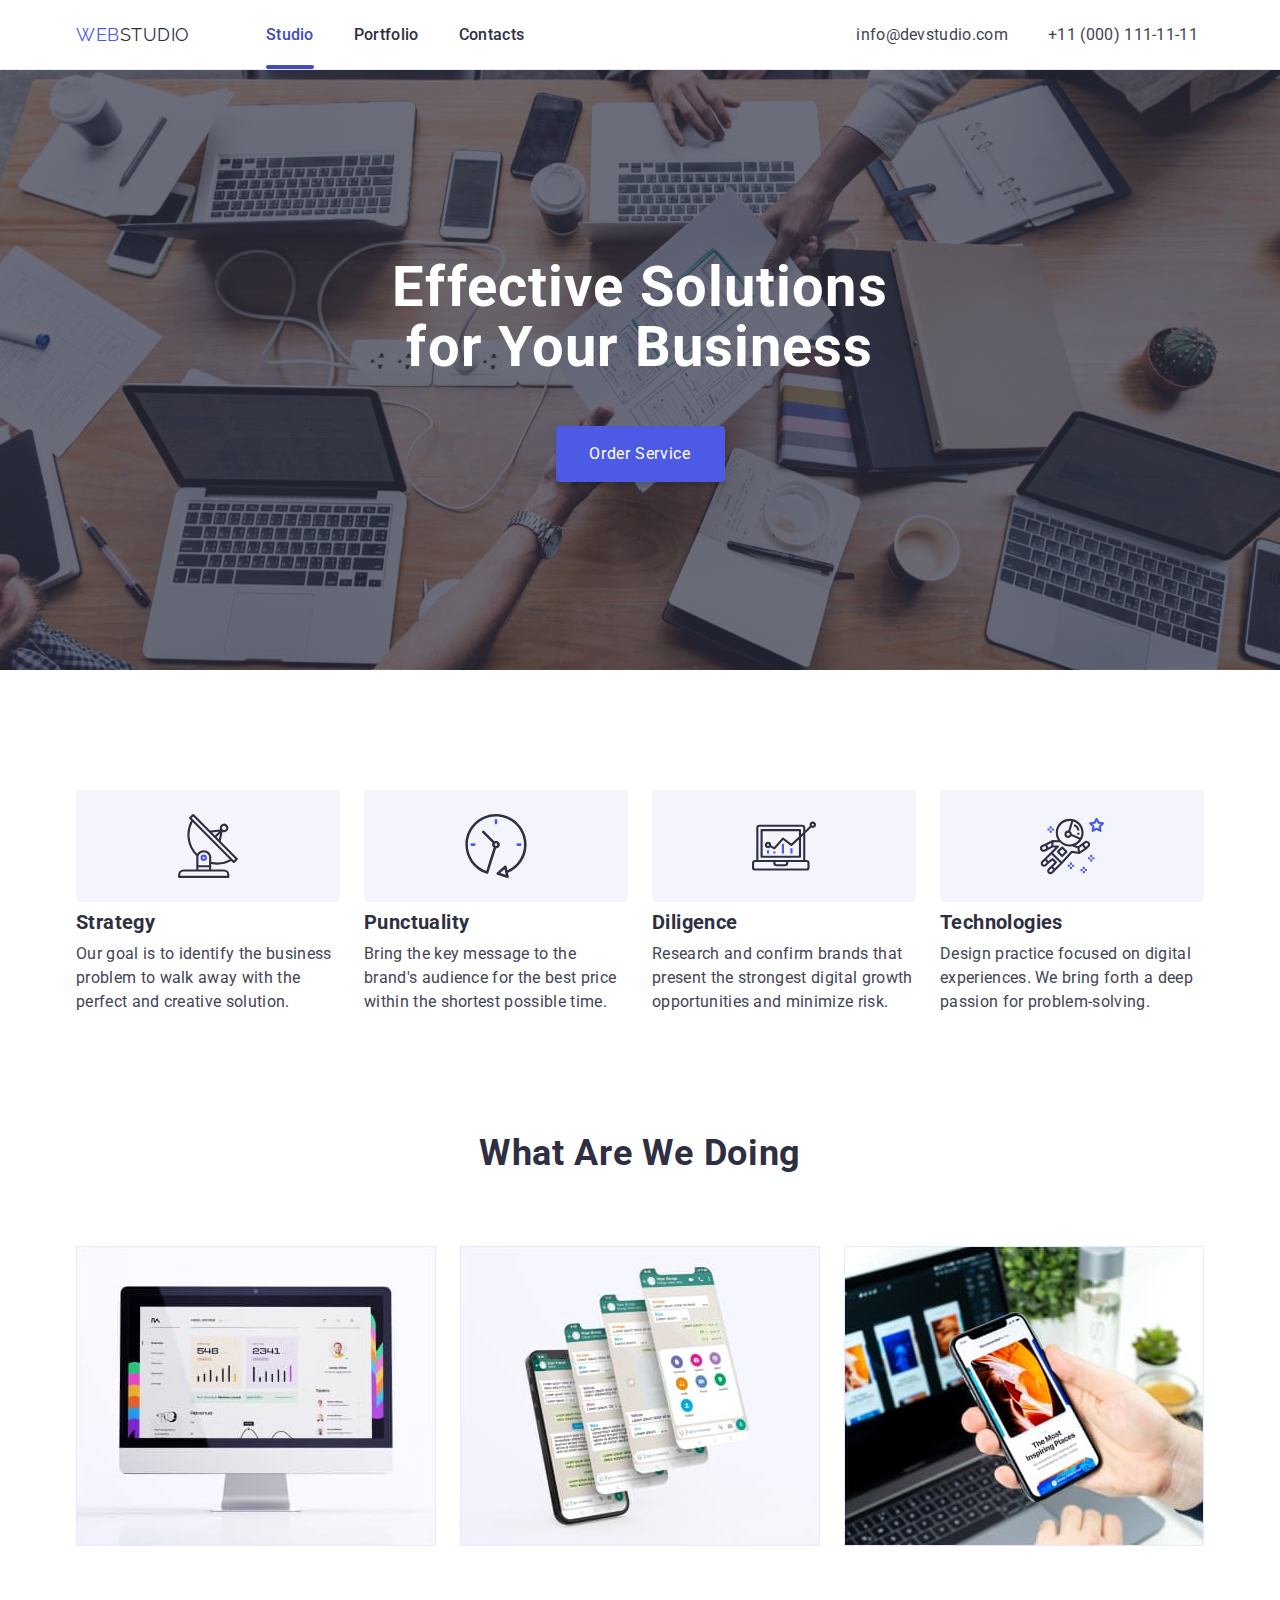
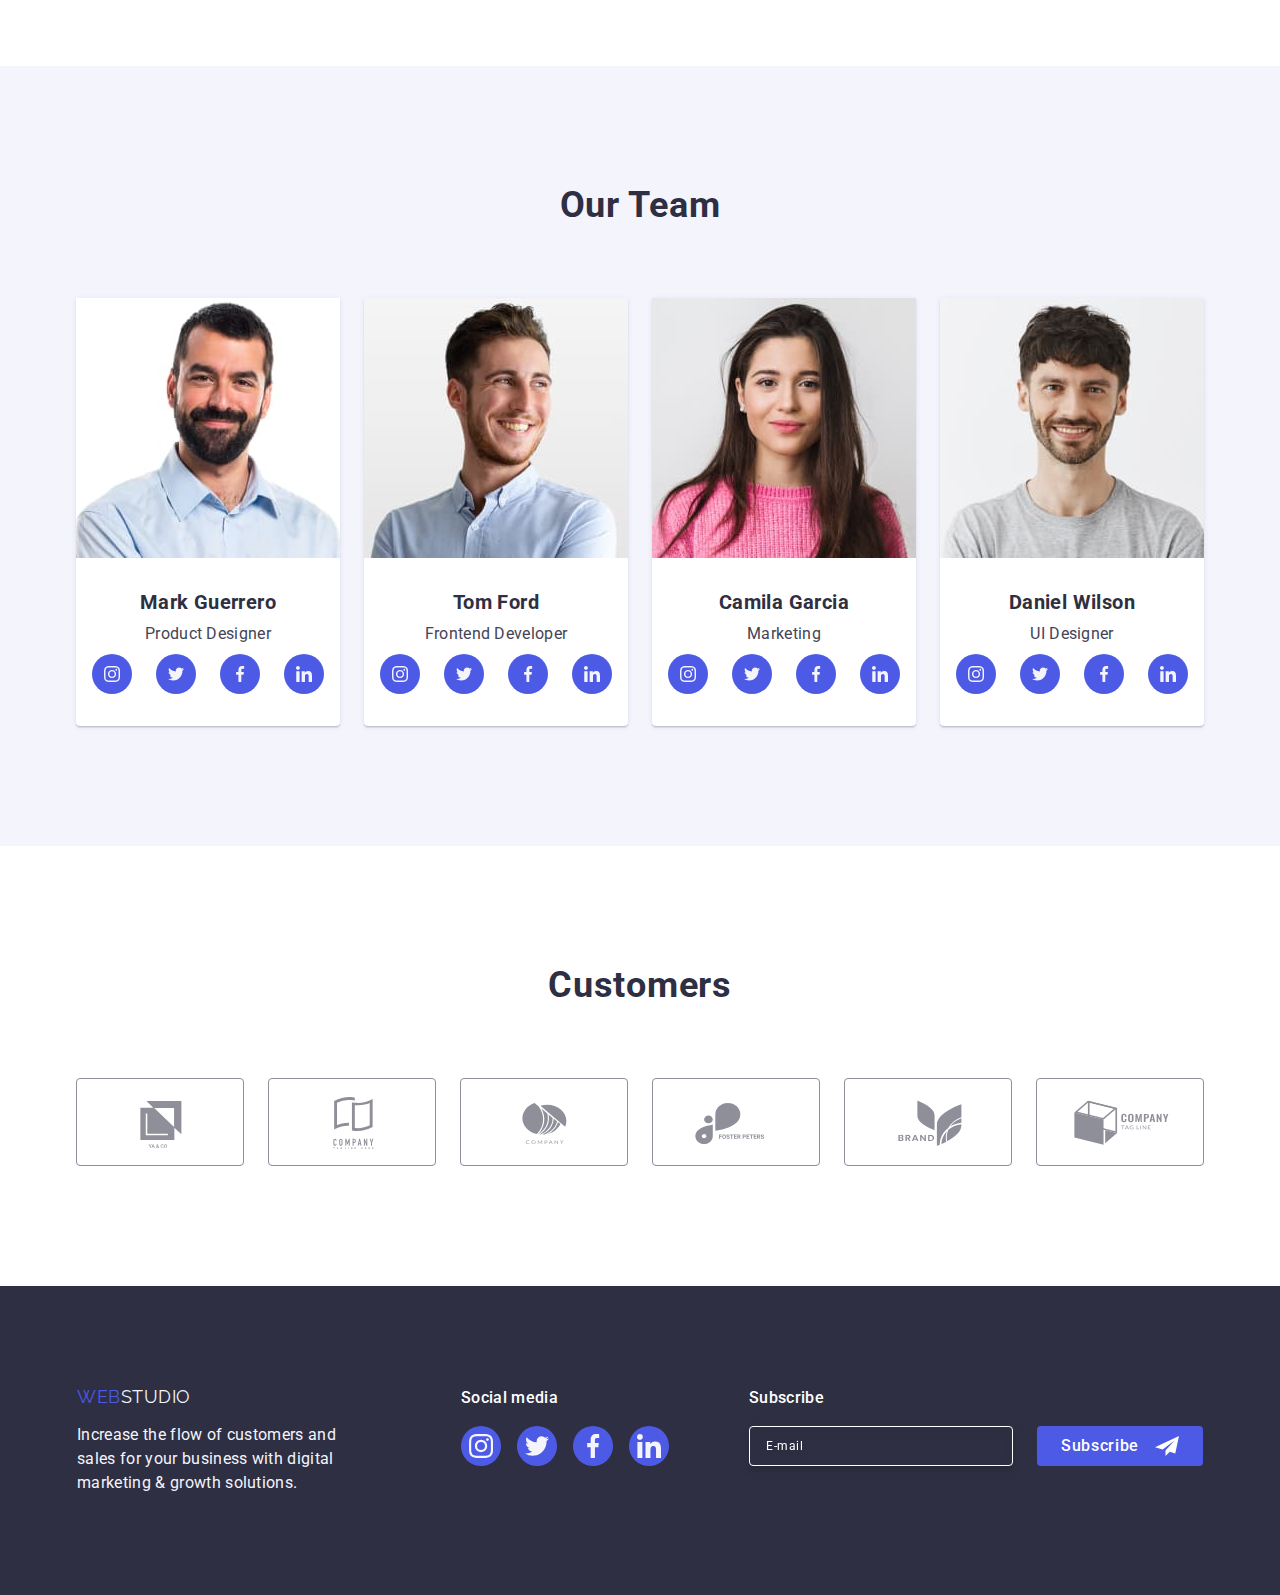
<file: index.html>
<!DOCTYPE html>
<html lang="en">
  <head>
    <meta charset="UTF-8" />
    <meta http-equiv="X-UA-Compatible" content="IE=edge" />
    <meta name="viewport" content="width=device-width, initial-scale=1.0" />
    <title>Web-studio</title>
    <link rel="preconnect" href="https://fonts.googleapis.com" />
    <link rel="preconnect" href="https://fonts.gstatic.com" crossorigin />
    <link
      href="https://fonts.googleapis.com/css2?family=Raleway:wght@800&family=Roboto:wght@400;500;700;900&display=swap"
      rel="stylesheet"
    />
    <link
      rel="stylesheet"
      href="https://cdnjs.cloudflare.com/ajax/libs/modern-normalize/2.0.0/modern-normalize.min.css"
    />
    <link rel="stylesheet" href="./css/styles.css" />
    <link rel="stylesheet" href="./js/modal.js" />
  </head>

  <body>
    <!-- header -->
    <header class="page-header">
      <div class="container header-container">
        <nav class="menu">
          <a class="link logo" href="./index.html"
            >Web<span class="logo-part">Studio</span></a
          >
          <ul class="list navigation">
            <li>
              <a class="link menu-nav studio-line" href="./index.html"
                >Studio</a
              >
            </li>
            <li>
              <a class="link menu-nav" href="./portfolio.html">Portfolio</a>
            </li>
            <li><a class="link menu-nav" href="">Contacts</a></li>
          </ul>
        </nav>
        <address>
          <ul class="list contacts">
            <li>
              <a class="link contact-item" href="mailto:info@devstudio.com"
                >info@devstudio.com</a
              >
            </li>
            <li>
              <a class="link contact-item" href="tel:+110001111111">
                +11 (000) 111-11-11</a
              >
            </li>
          </ul>
        </address>
      </div>
    </header>

    <!-- main -->
    <main>
      <!-- section hero -->
      <section class="hero">
        <div class="container hero-container">
          <h1 class="hero-title">Effective Solutions for Your Business</h1>
          <button class="button" type="button" data-modal-open>
            Order Service
          </button>
        </div>
      </section>

      <!-- section 1 -->
      <section class="section">
        <div class="container">
          <h2 class="features-main-title" hidden>Features</h2>
          <ul class="list features-list">
            <li class="item">
              <div class="icon-features-list">
                <svg
                  class="icon-features"
                  width="64"
                  height="64"
                  aria-label="antenna"
                >
                  <use href="./images/icons.svg#icon-antenna"></use>
                </svg>
              </div>
              <h3 class="features-title">Strategy</h3>
              <p class="features-descr">
                Our goal is to identify the business problem to walk away with
                the perfect and creative solution.
              </p>
            </li>
            <li class="item">
              <div class="icon-features-list">
                <svg
                  class="icon-features"
                  width="64"
                  height="64"
                  aria-label="clock"
                >
                  <use href="./images/icons.svg#icon-clock"></use>
                </svg>
              </div>
              <h3 class="features-title">Punctuality</h3>
              <p class="features-descr">
                Bring the key message to the brand's audience for the best price
                within the shortest possible time.
              </p>
            </li>
            <li class="item">
              <div class="icon-features-list">
                <svg
                  class="icon-features"
                  width="64"
                  height="64"
                  aria-label="diagram"
                >
                  <use href="./images/icons.svg#icon-diagram"></use>
                </svg>
              </div>
              <h3 class="features-title">Diligence</h3>
              <p class="features-descr">
                Research and confirm brands that present the strongest digital
                growth opportunities and minimize risk.
              </p>
            </li>
            <li class="item">
              <div class="icon-features-list">
                <svg
                  class="icon-features"
                  width="64"
                  height="64"
                  aria-label="astronaut"
                >
                  <use href="./images/icons.svg#icon-astronaut"></use>
                </svg>
              </div>
              <h3 class="features-title">Technologies</h3>
              <p class="features-descr">
                Design practice focused on digital experiences. We bring forth a
                deep passion for problem-solving.
              </p>
            </li>
          </ul>
        </div>
      </section>

      <!-- section 2 -->
      <section class="wawd">
        <div class="container">
          <h2 class="wawd-title">What are we doing</h2>
          <ul class="list wawd-list">
            <li class="wawd-item">
              <img
                src="./images/wawd-1.jpg"
                alt="Desktop sites"
                width="360"
                height="300"
              />
            </li>
            <li class="wawd-item">
              <img
                src="./images/wawd-2.jpg"
                alt="Mobile applications"
                width="360"
                height="300"
              />
            </li>
            <li class="wawd-item">
              <img
                src="./images/wawd-3.jpg"
                alt="Mobile sites"
                width="360"
                height="300"
              />
            </li>
          </ul>
        </div>
      </section>

      <!-- section 3 -->
      <section class="our-team section">
        <div class="container">
          <h2 class="our-team-title">Our Team</h2>
          <ul class="list our-team-list">
            <li class="our-team-item">
              <img
                src="./images/ot-1.jpg"
                alt="Mark Guerrero"
                width="264"
                height="260"
              />
              <div class="our-team-card">
                <h3 class="our-team-name">Mark Guerrero</h3>
                <p class="our-team-work">Product Designer</p>
                <ul class="list our-team-networks">
                  <li class="our-team-networks-item">
                    <a class="our-team-networks-link" href="">
                      <svg
                        class="icon-our-team"
                        width="16"
                        height="16"
                        aria-label="instagram"
                      >
                        <use href="./images/icons.svg#icon-instagram"></use>
                      </svg>
                    </a>
                  </li>
                  <li class="our-team-networks-item">
                    <a class="our-team-networks-link" href="">
                      <svg
                        class="icon-our-team"
                        width="16"
                        height="16"
                        aria-label="twitter"
                      >
                        <use href="./images/icons.svg#icon-twitter"></use>
                      </svg>
                    </a>
                  </li>
                  <li class="our-team-networks-item">
                    <a class="our-team-networks-link" href="">
                      <svg
                        class="icon-our-team"
                        width="16"
                        height="16"
                        aria-label="facebook"
                      >
                        <use href="./images/icons.svg#icon-facebook"></use>
                      </svg>
                    </a>
                  </li>
                  <li class="our-team-networks-item">
                    <a class="our-team-networks-link" href="">
                      <svg
                        class="icon-our-team"
                        width="16"
                        height="16"
                        aria-label="linkedin"
                      >
                        <use href="./images/icons.svg#icon-linkedin"></use>
                      </svg>
                    </a>
                  </li>
                </ul>
              </div>
            </li>

            <li class="our-team-item">
              <img
                src="./images/ot-2.jpg"
                alt="Tom Ford"
                width="264"
                height="260"
              />
              <div class="our-team-card">
                <h3 class="our-team-name">Tom Ford</h3>
                <p class="our-team-work">Frontend Developer</p>
                <ul class="list our-team-networks">
                  <li class="our-team-networks-item">
                    <a class="our-team-networks-link" href="">
                      <svg
                        class="icon-our-team"
                        width="16"
                        height="16"
                        aria-label="instagram"
                      >
                        <use href="./images/icons.svg#icon-instagram"></use>
                      </svg>
                    </a>
                  </li>
                  <li class="our-team-networks-item">
                    <a class="our-team-networks-link" href="">
                      <svg
                        class="icon-our-team"
                        width="16"
                        height="16"
                        aria-label="twitter"
                      >
                        <use href="./images/icons.svg#icon-twitter"></use>
                      </svg>
                    </a>
                  </li>
                  <li class="our-team-networks-item">
                    <a class="our-team-networks-link" href="">
                      <svg
                        class="icon-our-team"
                        width="16"
                        height="16"
                        aria-label="facebook"
                      >
                        <use href="./images/icons.svg#icon-facebook"></use>
                      </svg>
                    </a>
                  </li>
                  <li class="our-team-networks-item">
                    <a class="our-team-networks-link" href="">
                      <svg
                        class="icon-our-team"
                        width="16"
                        height="16"
                        aria-label="linkedin"
                      >
                        <use href="./images/icons.svg#icon-linkedin"></use>
                      </svg>
                    </a>
                  </li>
                </ul>
              </div>
            </li>

            <li class="our-team-item">
              <img
                src="./images/ot-3.jpg"
                alt="Camila Garcia"
                width="264"
                height="260"
              />
              <div class="our-team-card">
                <h3 class="our-team-name">Camila Garcia</h3>
                <p class="our-team-work">Marketing</p>
                <ul class="list our-team-networks">
                  <li class="our-team-networks-item">
                    <a class="our-team-networks-link" href="">
                      <svg
                        class="icon-our-team"
                        width="16"
                        height="16"
                        aria-label="instagram"
                      >
                        <use href="./images/icons.svg#icon-instagram"></use>
                      </svg>
                    </a>
                  </li>
                  <li class="our-team-networks-item">
                    <a class="our-team-networks-link" href="">
                      <svg
                        class="icon-our-team"
                        width="16"
                        height="16"
                        aria-label="twitter"
                      >
                        <use href="./images/icons.svg#icon-twitter"></use>
                      </svg>
                    </a>
                  </li>
                  <li class="our-team-networks-item">
                    <a class="our-team-networks-link" href="">
                      <svg
                        class="icon-our-team"
                        width="16"
                        height="16"
                        aria-label="facebook"
                      >
                        <use href="./images/icons.svg#icon-facebook"></use>
                      </svg>
                    </a>
                  </li>
                  <li class="our-team-networks-item">
                    <a class="our-team-networks-link" href="">
                      <svg
                        class="icon-our-team"
                        width="16"
                        height="16"
                        aria-label="linkedin"
                      >
                        <use href="./images/icons.svg#icon-linkedin"></use>
                      </svg>
                    </a>
                  </li>
                </ul>
              </div>
            </li>

            <li class="our-team-item">
              <img
                src="./images/ot-4.jpg"
                alt="Daniel Wilson"
                width="264"
                height="260"
              />
              <div class="our-team-card">
                <h3 class="our-team-name">Daniel Wilson</h3>
                <p class="our-team-work">UI Designer</p>
                <ul class="list our-team-networks">
                  <li class="our-team-networks-item">
                    <a class="our-team-networks-link" href="">
                      <svg
                        class="icon-our-team"
                        width="16"
                        height="16"
                        aria-label="instagram"
                      >
                        <use href="./images/icons.svg#icon-instagram"></use>
                      </svg>
                    </a>
                  </li>
                  <li class="our-team-networks-item">
                    <a class="our-team-networks-link" href="">
                      <svg
                        class="icon-our-team"
                        width="16"
                        height="16"
                        aria-label="twitter"
                      >
                        <use href="./images/icons.svg#icon-twitter"></use>
                      </svg>
                    </a>
                  </li>
                  <li class="our-team-networks-item">
                    <a class="our-team-networks-link" href="">
                      <svg
                        class="icon-our-team"
                        width="16"
                        height="16"
                        aria-label="facebook"
                      >
                        <use href="./images/icons.svg#icon-facebook"></use>
                      </svg>
                    </a>
                  </li>
                  <li class="our-team-networks-item">
                    <a class="our-team-networks-link" href="">
                      <svg
                        class="icon-our-team"
                        width="16"
                        height="16"
                        aria-label="linkedin"
                      >
                        <use href="./images/icons.svg#icon-linkedin"></use>
                      </svg>
                    </a>
                  </li>
                </ul>
              </div>
            </li>
          </ul>
        </div>
      </section>

      <!-- Section 4 -->
      <section class="section">
        <div class="container">
          <h2 class="customers-title">Customers</h2>
          <ul class="customers-list list">
            <li class="customers-item">
              <a class="customers-link" href="">
                <svg
                  class="customer-icon"
                  width="104"
                  height="56"
                  aria-label="Customers logo"
                >
                  <use href="./images/icons.svg#icon-logo-1"></use>
                </svg>
              </a>
            </li>
            <li class="customers-item">
              <a class="customers-link" href="">
                <svg
                  class="customer-icon"
                  width="104"
                  height="56"
                  aria-label="Customers logo"
                >
                  <use href="./images/icons.svg#icon-logo-2"></use>
                </svg>
              </a>
            </li>
            <li class="customers-item">
              <a class="customers-link" href="">
                <svg
                  class="customer-icon"
                  width="104"
                  height="56"
                  aria-label="Customers logo"
                >
                  <use href="./images/icons.svg#icon-logo-3"></use>
                </svg>
              </a>
            </li>
            <li class="customers-item">
              <a class="customers-link" href="">
                <svg
                  class="customer-icon"
                  width="104"
                  height="56"
                  aria-label="Customers logo"
                >
                  <use href="./images/icons.svg#icon-logo-4"></use>
                </svg>
              </a>
            </li>
            <li class="customers-item">
              <a class="customers-link" href="">
                <svg
                  class="customer-icon"
                  width="104"
                  height="56"
                  aria-label="Customers logo"
                >
                  <use href="./images/icons.svg#icon-logo-5"></use>
                </svg>
              </a>
            </li>
            <li class="customers-item">
              <a class="customers-link" href="">
                <svg
                  class="customer-icon"
                  width="104"
                  height="56"
                  aria-label="Customers logo"
                >
                  <use href="./images/icons.svg#icon-logo-6"></use>
                </svg>
              </a>
            </li>
          </ul>
        </div>
      </section>
    </main>

    <!-- footer -->
    <footer class="footer">
      <div class="footer-container">
        <div class="logo-container">
          <a class="link logo" href="./index.html"
            >Web<span class="logo-part-footer">Studio</span></a
          >
          <p class="footer-descr">
            Increase the flow of customers and sales for your business with
            digital marketing & growth solutions.
          </p>
        </div>
        <div>
          <p class="social">Social media</p>
          <ul class="list footer-networks">
            <li class="footer-item">
              <a class="footer-link" href="">
                <svg
                  class="icon-footer"
                  width="24"
                  height="24"
                  aria-label="instagram"
                >
                  <use href="./images/icons.svg#icon-instagram"></use>
                </svg>
              </a>
            </li>
            <li class="footer-item">
              <a class="footer-link" href="">
                <svg
                  class="icon-footer"
                  width="24"
                  height="24"
                  aria-label="twitter"
                >
                  <use href="./images/icons.svg#icon-twitter"></use>
                </svg>
              </a>
            </li>
            <li class="footer-item">
              <a class="footer-link" href="">
                <svg
                  class="icon-footer"
                  width="24"
                  height="24"
                  aria-label="facebook"
                >
                  <use href="./images/icons.svg#icon-facebook"></use>
                </svg>
              </a>
            </li>
            <li class="footer-item">
              <a class="footer-link" href="">
                <svg
                  class="icon-footer"
                  width="24"
                  height="24"
                  aria-label="linkedin"
                >
                  <use href="./images/icons.svg#icon-linkedin"></use>
                </svg>
              </a>
            </li>
          </ul>
        </div>

        <div class="modal-field">
          <p class="footer-text">Subscribe</p>
          <form class="footer-form">
            <label class="footer-label" for="footer-email">
              <input
                type="email"
                name="footer-email"
                class="footer-input"
                id="footer-email"
                placeholder="E-mail"
              />
            </label>
            <button type="submit" class="footer-btn">
              Subscribe
              <svg class="submit-icon" width="24" height="24">
                <use href="./images/icons.svg#icon-frame"></use>
              </svg>
            </button>
          </form>
        </div>
      </div>
    </footer>

    <div class="backdrop is-hidden" data-modal>
      <div class="modal">
        <button type="button" class="close-button" data-modal-close>
          <svg class="closing-modal" width="8" height="8">
            <use href="./images/icons.svg#icon-closeblack"></use>
          </svg>
        </button>
        <p class="modal-title">Leave your contacts and we will call you back</p>
        <form class="modal-form">
          <div class="modal-field">
            <label for="user-name" class="modal-label">Name</label>
            <div class="input-wrap">
              <input
                type="text"
                name="user-name"
                class="modal-input"
                id="user-name"
              />
              <svg class="input-icon" width="18" height="24">
                <use href="./images/icons.svg#icon-person"></use>
              </svg>
            </div>
          </div>
          <div class="modal-field">
            <label for="modal-tel" class="modal-label">Phone</label>
            <div class="input-wrap">
              <input
                type="tel"
                name="modal-tel"
                class="modal-input"
                id="modal-tel"
              />
              <svg class="input-icon" width="18" height="24">
                <use href="./images/icons.svg#icon-phone"></use>
              </svg>
            </div>
          </div>
          <div class="modal-field">
            <label for="modal-email" class="modal-label">Email</label>
            <div class="input-wrap">
              <input
                type="email"
                name="modal-email"
                class="modal-input"
                id="modal-email"
              />
              <svg class="input-icon" width="18" height="24">
                <use href="./images/icons.svg#icon-email"></use>
              </svg>
            </div>
          </div>
          <div class="modal-textarea">
            <label for="user-comment" class="modal-label">Comment</label>
            <textarea
              name="user-comment"
              id="user-comment"
              placeholder="Text input"
              class="modal-text"
            ></textarea>
          </div>
          <div class="modal-policy">
            <input
              type="checkbox"
              name="user-privacy"
              id="user-privacy"
              class="modal-check visually-hidden"
              value="true"
            />
            <label for="user-privacy" class="check-text"
              ><span class="check-span">
                <svg class="check-icon" width="10" height="8">
                  <use href="./images/icons.svg#icon-vector"></use></svg></span
              >I accept the terms and conditions of the&nbsp;
              <a class="check-link" href="">Privacy Policy</a></label
            >
          </div>
          <button class="modal-btn" type="submit">Send</button>
        </form>
      </div>
    </div>
    <script src="./js/modal.js"></script>
  </body>
</html>
</file>
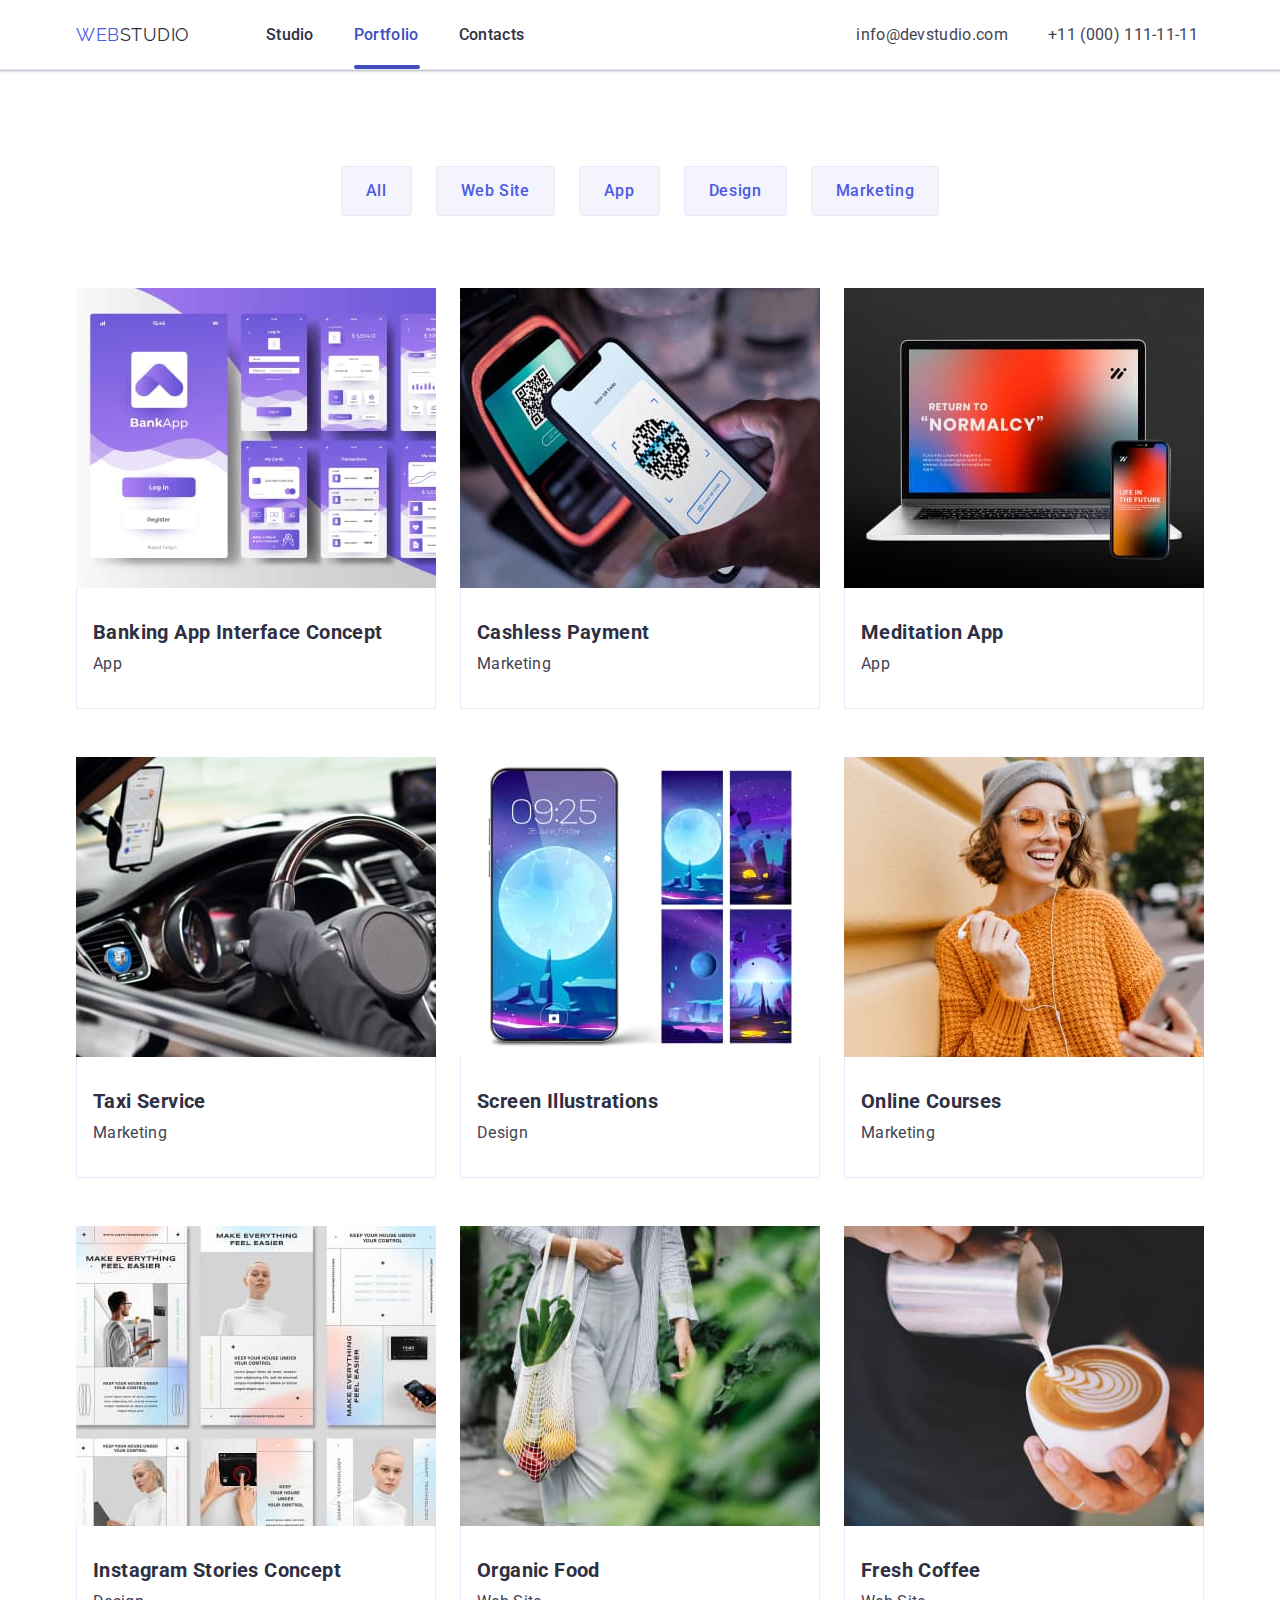
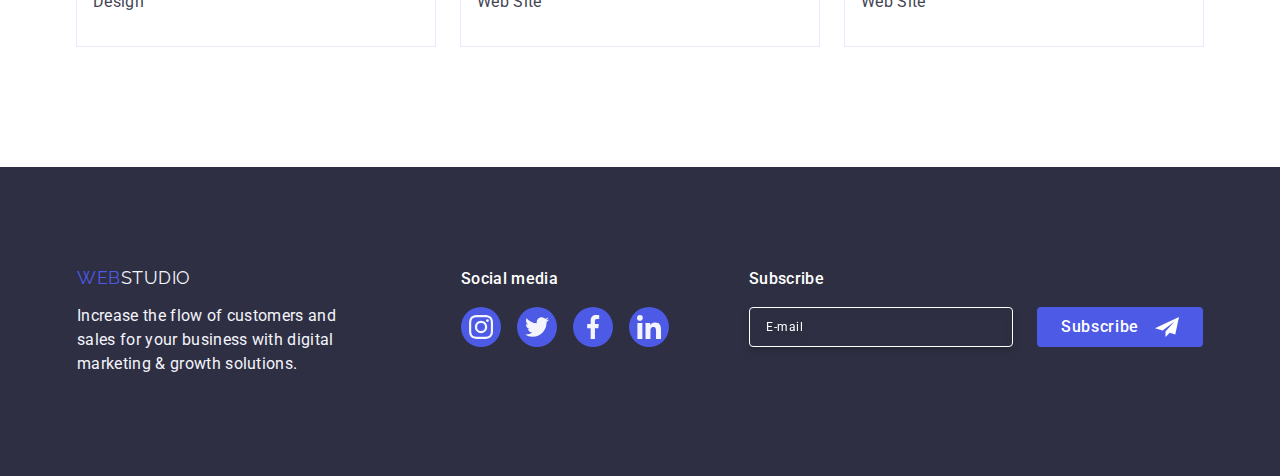
<file: portfolio.html>
<!DOCTYPE html>
<html lang="en">
  <head>
    <meta charset="UTF-8" />
    <meta http-equiv="X-UA-Compatible" content="IE=edge" />
    <meta name="viewport" content="width=device-width, initial-scale=1.0" />
    <title>Portfolio</title>
    <link rel="preconnect" href="https://fonts.googleapis.com" />
    <link rel="preconnect" href="https://fonts.gstatic.com" crossorigin />
    <link
      href="https://fonts.googleapis.com/css2?family=Raleway:wght@800&family=Roboto:wght@400;500;700;900&display=swap"
      rel="stylesheet"
    />
    <link
      rel="stylesheet"
      href="https://cdnjs.cloudflare.com/ajax/libs/modern-normalize/2.0.0/modern-normalize.min.css"
    />
    <link rel="stylesheet" href="./css/styles.css" />
  </head>

  <body>
    <!-- header -->
    <header class="page-header">
      <div class="container header-container">
        <nav class="menu">
          <a class="link logo" href="./index.html"
            >Web<span class="logo-part">Studio</span></a
          >
          <ul class="list navigation">
            <li><a class="link menu-nav" href="./index.html">Studio</a></li>
            <li>
              <a class="link menu-nav portfolio-line" href="./portfolio.html"
                >Portfolio</a
              >
            </li>
            <li><a class="link menu-nav" href="">Contacts</a></li>
          </ul>
        </nav>
        <address>
          <ul class="list contacts">
            <li>
              <a class="link contact-item" href="mailto:info@devstudio.com"
                >info@devstudio.com</a
              >
            </li>
            <li>
              <a class="link contact-item" href="tel:+110001111111">
                +11 (000) 111-11-11</a
              >
            </li>
          </ul>
        </address>
      </div>
    </header>

    <!-- main -->
    <main>
      <section class="examples">
        <div class="container examples-container">
          <h1 hidden>Examples of work</h1>
          <ul class="list filter-list">
            <li class="filter">
              <button class="portfolio-filter" type="button">All</button>
            </li>
            <li class="filter">
              <button class="portfolio-filter" type="button">Web Site</button>
            </li>
            <li class="filter">
              <button class="portfolio-filter" type="button">App</button>
            </li>
            <li class="filter">
              <button class="portfolio-filter" type="button">Design</button>
            </li>
            <li class="filter">
              <button class="portfolio-filter" type="button">Marketing</button>
            </li>
          </ul>

          <ul class="list examples-list">
            <li class="examples-item">
              <a class="link" href="">
                <div class="cover-item">
                  <img
                    src="./images/portfolio/pex-1.jpg"
                    alt="mobile app"
                    width="360"
                    height="300"
                  />
                  <p class="examples-cover-text">
                    14 Stylish and User-Friendly App Design Concepts · Task
                    Manager App · Calorie Tracker App · Exotic Fruit Ecommerce
                    App · Cloud Storage App
                  </p>
                </div>
                <div class="card">
                  <h2 class="examles-title">Banking App Interface Concept</h2>
                  <p class="examples-descr">App</p>
                </div>
              </a>
            </li>

            <li class="examples-item">
              <a class="link" href="">
                <div class="cover-item">
                  <img
                    src="./images/portfolio/pex-2.jpg"
                    alt="phone with qr-code"
                    width="360"
                    height="300"
                  />
                  <p class="examples-cover-text">
                    14 Stylish and User-Friendly App Design Concepts · Task
                    Manager App · Calorie Tracker App · Exotic Fruit Ecommerce
                    App · Cloud Storage App
                  </p>
                </div>
                <div class="card">
                  <h2 class="examles-title">Cashless Payment</h2>
                  <p class="examples-descr">Marketing</p>
                </div>
              </a>
            </li>

            <li class="examples-item">
              <a class="link" href="">
                <div class="cover-item">
                  <img
                    src="./images/portfolio/pex-3.jpg"
                    alt="laptop and phone"
                    width="360"
                    height="300"
                  />
                  <p class="examples-cover-text">
                    14 Stylish and User-Friendly App Design Concepts · Task
                    Manager App · Calorie Tracker App · Exotic Fruit Ecommerce
                    App · Cloud Storage App
                  </p>
                </div>
                <div class="card">
                  <h2 class="examles-title">Meditation App</h2>
                  <p class="examples-descr">App</p>
                </div>
              </a>
            </li>

            <li class="examples-item">
              <a class="link" href="">
                <div class="cover-item">
                  <img
                    src="./images/portfolio/pex-4.jpg"
                    alt="car inside"
                    width="360"
                    height="300"
                  />
                  <p class="examples-cover-text">
                    14 Stylish and User-Friendly App Design Concepts · Task
                    Manager App · Calorie Tracker App · Exotic Fruit Ecommerce
                    App · Cloud Storage App
                  </p>
                </div>
                <div class="card">
                  <h2 class="examles-title">Taxi Service</h2>
                  <p class="examples-descr">Marketing</p>
                </div>
              </a>
            </li>

            <li class="examples-item">
              <a class="link" href="">
                <div class="cover-item">
                  <img
                    src="./images/portfolio/pex-5.jpg"
                    alt="phone screen"
                    width="360"
                    height="300"
                  />
                  <p class="examples-cover-text">
                    14 Stylish and User-Friendly App Design Concepts · Task
                    Manager App · Calorie Tracker App · Exotic Fruit Ecommerce
                    App · Cloud Storage App
                  </p>
                </div>
                <div class="card">
                  <h2 class="examles-title">Screen Illustrations</h2>
                  <p class="examples-descr">Design</p>
                </div>
              </a>
            </li>

            <li class="examples-item">
              <a class="link" href="">
                <div class="cover-item">
                  <img
                    src="./images/portfolio/pex-6.jpg"
                    alt="girl with phone"
                    width="360"
                    height="300"
                  />
                  <p class="examples-cover-text">
                    14 Stylish and User-Friendly App Design Concepts · Task
                    Manager App · Calorie Tracker App · Exotic Fruit Ecommerce
                    App · Cloud Storage App
                  </p>
                </div>
                <div class="card">
                  <h2 class="examles-title">Online Courses</h2>
                  <p class="examples-descr">Marketing</p>
                </div>
              </a>
            </li>

            <li class="examples-item">
              <a class="link" href="">
                <div class="cover-item">
                  <img
                    src="./images/portfolio/pex-7.jpg"
                    alt="instagram stories"
                    width="360"
                    height="300"
                  />
                  <p class="examples-cover-text">
                    14 Stylish and User-Friendly App Design Concepts · Task
                    Manager App · Calorie Tracker App · Exotic Fruit Ecommerce
                    App · Cloud Storage App
                  </p>
                </div>
                <div class="card">
                  <h2 class="examles-title">Instagram Stories Concept</h2>
                  <p class="examples-descr">Design</p>
                </div>
              </a>
            </li>

            <li class="examples-item">
              <a class="link" href="">
                <div class="cover-item">
                  <img
                    src="./images/portfolio/pex-8.jpg"
                    alt="food"
                    width="360"
                    height="300"
                  />
                  <p class="examples-cover-text">
                    14 Stylish and User-Friendly App Design Concepts · Task
                    Manager App · Calorie Tracker App · Exotic Fruit Ecommerce
                    App · Cloud Storage App
                  </p>
                </div>
                <div class="card">
                  <h2 class="examles-title">Organic Food</h2>
                  <p class="examples-descr">Web Site</p>
                </div>
              </a>
            </li>

            <li class="examples-item">
              <a class="link" href="">
                <div class="cover-item">
                  <img
                    src="./images/portfolio/pex-9.jpg"
                    alt="cup of coffee"
                    width="360"
                    height="300"
                  />
                  <p class="examples-cover-text">
                    14 Stylish and User-Friendly App Design Concepts · Task
                    Manager App · Calorie Tracker App · Exotic Fruit Ecommerce
                    App · Cloud Storage App
                  </p>
                </div>
                <div class="card">
                  <h2 class="examles-title">Fresh Coffee</h2>
                  <p class="examples-descr">Web Site</p>
                </div>
              </a>
            </li>
          </ul>
        </div>
      </section>
    </main>

    <!-- footer -->
    <footer class="footer">
      <div class="footer-container">
        <div class="logo-container">
          <a class="link logo" href="./index.html"
            >Web<span class="logo-part-footer">Studio</span></a
          >
          <p class="footer-descr">
            Increase the flow of customers and sales for your business with
            digital marketing & growth solutions.
          </p>
        </div>
        <div>
          <p class="social">Social media</p>
          <ul class="list footer-networks">
            <li class="footer-item">
              <a class="footer-link" href="">
                <svg
                  class="icon-footer"
                  width="24"
                  height="24"
                  aria-label="instagram"
                >
                  <use href="./images/icons.svg#icon-instagram"></use>
                </svg>
              </a>
            </li>
            <li class="footer-item">
              <a class="footer-link" href="">
                <svg
                  class="icon-footer"
                  width="24"
                  height="24"
                  aria-label="twitter"
                >
                  <use href="./images/icons.svg#icon-twitter"></use>
                </svg>
              </a>
            </li>
            <li class="footer-item">
              <a class="footer-link" href="">
                <svg
                  class="icon-footer"
                  width="24"
                  height="24"
                  aria-label="facebook"
                >
                  <use href="./images/icons.svg#icon-facebook"></use>
                </svg>
              </a>
            </li>
            <li class="footer-item">
              <a class="footer-link" href="">
                <svg
                  class="icon-footer"
                  width="24"
                  height="24"
                  aria-label="linkedin"
                >
                  <use href="./images/icons.svg#icon-linkedin"></use>
                </svg>
              </a>
            </li>
          </ul>
        </div>

        <div class="modal-field">
          <p class="footer-text">Subscribe</p>
          <form class="footer-form">
            <label class="footer-label" for="footer-email">
              <input
                type="email"
                name="footer-email"
                class="footer-input"
                id="footer-email"
                placeholder="E-mail"
              />
            </label>
            <button type="submit" class="footer-btn">
              Subscribe
              <svg class="submit-icon" width="24" height="24">
                <use href="./images/icons.svg#icon-frame"></use>
              </svg>
            </button>
          </form>
        </div>
      </div>
    </footer>
  </body>
</html>
</file>
<file: css/styles.css>
:root {
    --accent-color-text: #4D5AE5;
    --second-accent-color-text: #404BBF;
    --main-color-text: #434455;
    --second-color-text: #2E2F42;
    --third-accent-color: #f4f4fd;
    --icon-color: #8e8f99;
    --transition: 250ms cubic-bezier(0.4, 0, 0.2, 1);
    
}

body {
    font-family: 'Roboto', sans-serif;
    font-size: 16px;
    color: var(--main-color-text);
    background-color: #FFFFFF;
}

h1,
h2,
h3,
h4,
p {
    margin-top: 0;
    margin-bottom: 0;
}

ul,
ol {
    margin-top: 0;
    margin-bottom: 0;
    padding-left: 0;

}

img {
    display: block;
}

.list {
    list-style: none;
}

.link {
    text-decoration: none;
}

.visually-hidden {
    position: absolute;
    width: 1px;
    height: 1px;
    margin: -1px;
    border: 0;
    padding: 0;

    white-space: nowrap;
    clip-path: inset(100%);
    clip: rect(0 0 0 0);
    overflow: hidden;
}

.container {
    width: 1158px;
    margin-left: auto;
    margin-right: auto;
    padding: 0 15px;
}

.section {
    padding: 120px 0;
}


/* ====================================== HEADER =========================================== */
.page-header {
    border-bottom: 1px solid #E7E9FC;
    box-shadow: 0px 2px 1px rgba(46, 47, 66, 0.08), 0px 1px 1px rgba(46, 47, 66, 0.16), 0px 1px 6px rgba(46, 47, 66, 0.08);
}

.header-container {
    display: flex;
    align-items: center;

}

.menu {
    display: flex;
    align-items: center;
}


.logo {
    padding: 24px 0;
    margin-right: 76px;
    font-family: 'Raleway', sans-serif;
    color: var(--accent-color-text);
    font-size: 18px;
    line-height: 1.17;
    letter-spacing: 0.03em;
    text-transform: uppercase;
}

.logo-part {
    color: var(--second-color-text);
}

.navigation {
    display: flex;
    align-items: center;
    gap: 40px;
    margin-right: 332px;
}

.menu-nav {
    padding: 24px 0;
    font-weight: 500;
    line-height: 1.5;
    letter-spacing: 0.02em;
    color: var(--second-color-text);
    transition: color var(--transition);
}

.menu-nav:hover,
.menu-nav:focus {
    color: var(--second-accent-color-text);
}

.studio-line {
    position: relative;
    color: var(--second-accent-color-text);
}

.studio-line::after {
    content: '';
    position: absolute;
    width: 48px;
    height: 4px;
    left: 0px;
    top: 64px;
    background: var(--second-accent-color-text);
    border-radius: 2px;
    bottom: -1px;
}

.portfolio-line {
    position: relative;
    color: var(--second-accent-color-text);
}

.portfolio-line::after {
    content: '';
    position: absolute;
    width: 66px;
    height: 4px;
    left: 0px;
    top: 64px;
    background: var(--second-accent-color-text);
    border-radius: 2px;
    bottom: -1px;
}

.contacts {
    display: flex;
    align-items: center;
    font-style: normal;
    gap: 40px;
}

.contact-item {
    line-height: 1.5;
    letter-spacing: 0.02em;
    color: inherit;
    transition: color var(--transition);
}

.contact-item:hover,
.contact-item:focus {
    color: var(--second-accent-color-text);
}

/* ===================================== MAIN ===================================*/

.hero {
    background-color: var(--second-color-text);
    background-image: linear-gradient(rgba(46, 47, 66, 0.7), rgba(46, 47, 66, 0.7)), url('../images/people-office.jpg');
    text-align: center;
    padding: 188px 0;
    max-width: 1440px;
    background-repeat: no-repeat;
    background-position: center;
    background-size: cover;
}


.hero-title {
    max-width: 496px;
    margin-right: auto;
    margin-left: auto;
    margin-bottom: 48px;
    font-size: 56px;
    line-height: 1.07;
    text-align: center;
    letter-spacing: 0.02em;
    color: #FFFFFF;
}

.button {
    display: block;
    margin-right: auto;
    margin-left: auto;
    min-width: 169px;
    padding: 16px 32px;
    border: none;
    box-shadow: 0px 4px 4px rgba(0, 0, 0, 0.15);
    border-radius: 4px;
    font-family: 'Roboto', sans-serif;
    font-size: inherit;
    line-height: 1.5;
    letter-spacing: 0.04em;
    color: #FFFFFF;
    background-color: var(--accent-color-text);
    cursor: pointer;
    transition: background-color var(--transition);
}

.button:hover,
.button:focus {
    background-color: var(--second-accent-color-text);
}

/* Section 1 */

.features-list {
    display: flex;
    gap: 24px;
}

.icon-features-list {
    display: flex;
    justify-content: center;
    align-items: center;
    width: 264px;
    height: 112px;
    margin-bottom: 8px;
    background: var(--third-accent-color);
    border-radius: 4px;
}


.features-list > .item {
    width: calc((100% - 72px) / 4);
}
.features-title {
    margin-bottom: 8px;
    font-size: 20px;
    line-height: 1.2;
    letter-spacing: 0.02em;
    color: var(--second-color-text)
}

.features-descr {
    line-height: 1.5;
    letter-spacing: 0.02em;
    color: var(--main-color-text);
}

/* Section 2 */

.wawd {
    padding-bottom: 120px;
}

.wawd-list {
    display: flex;
    gap: 24px;
}

.wawd-item {
    width: calc((100% - 48px) / 3);
}

.wawd-title {
    margin-bottom: 72px;
    color: var(--second-color-text);
    font-size: 36px;
    line-height: 1.11;
    text-align: center;
    letter-spacing: 0.02em;
    text-transform: capitalize;
}

/* Section 3 */

.our-team-list {
    display: flex;
    gap: 24px;
}

.our-team {
    background: var(--third-accent-color);
}

.our-team-title {
    margin-bottom: 72px;
    font-size: 36px;
    line-height: 1.11;
    text-align: center;
    letter-spacing: 0.02em;
    text-transform: capitalize;
    color: var(--second-color-text);
}

.our-team-item {
    width: calc((100% - 72px) / 4);
    background-color: #FFFFFF;
    box-shadow: 0px 1px 6px rgba(46, 47, 66, 0.08), 0px 1px 1px rgba(46, 47, 66, 0.16), 0px 2px 1px rgba(46, 47, 66, 0.08);
    border-radius: 0px 0px 4px 4px;
}

.our-team-name {
    margin-bottom: 8px;
    font-size: 20px;
    line-height: 1.2;
    text-align: center;
    letter-spacing: 0.02em;
    color: var(--second-color-text);
}

.our-team-work {
    margin-bottom: 8px;
    line-height: 1.5;
    text-align: center;
    letter-spacing: 0.02em;
    color: var(--main-color-text);
}

.our-team-card {
    padding: 32px 0;
}

.our-team-networks {
    display: flex;
    justify-content: center;
    gap: 24px;
}

.our-team-networks-link {
    display: flex;
    justify-content: center;
    align-items: center;
    width: 40px;
    height: 40px;
    background: var(--accent-color-text);
    border-radius: 50%;
    transition: background-color var(--transition);
}

.our-team-networks-link:hover, .our-team-networks-link:focus {
    background-color: var(--second-accent-color-text);
}

.icon-our-team {
    fill: var(--third-accent-color);
}

/* Section 4 */

.customers-title {
    margin-bottom: 72px;
    font-weight: 700;
    font-size: 36px;
    line-height: 1.11;
    text-align: center;
    letter-spacing: 0.02em;
    text-transform: capitalize;
    color: var(--second-color-text);
}

.customers-list {
    display: flex;
    gap: 24px;
}

.customers-link {
    display: flex;
    justify-content: center;
    align-items: center;
    width: 168px;
    height: 88px;
    border: 1px solid #8E8F99;
    border-radius: 4px;
    color: var(--icon-color);
    transition: border-color 250ms cubic-bezier(0.4, 0, 0.2, 1), color 250ms cubic-bezier(0.4, 0, 0.2, 1);
}

.customers-link:hover, .customers-link:focus {
    border-color: var(--second-accent-color-text);
    color: var(--second-accent-color-text);
}

.customer-icon {
    fill: currentColor;
}




/* Portfolio-main */

.examples {
    padding-top: 96px;
    padding-bottom: 120px;
}

.filter-list {
    display: flex;
    margin-bottom: 72px;
    justify-content: center;
    align-items: center;
    gap: 24px;
}

.portfolio-filter {
    padding: 12px 24px;
    border: 1px solid #E7E9FC;
    border-radius: 4px;
    background: var(--third-accent-color);
    font-family: 'Roboto', sans-serif;
    text-align: center;
    font-weight: 500;
    font-size: 16px;
    line-height: 1.5;
    letter-spacing: 0.04em;
    color: var(--accent-color-text);
    cursor: pointer;
    transition: color 250ms cubic-bezier(0.4, 0, 0.2, 1),
        background-color 250ms cubic-bezier(0.4, 0, 0.2, 1),
        border-color 250ms cubic-bezier(0.4, 0, 0.2, 1),
        box-shadow 250ms cubic-bezier(0.4, 0, 0.2, 1);
}

.portfolio-filter:hover,
.portfolio-filter:focus {
    background-color: var(--second-accent-color-text);
    box-shadow: 0px 3px 1px rgba(0, 0, 0, 0.1), 0px 2px 1px rgba(0, 0, 0, 0.08), 0px 2px 2px rgba(0, 0, 0, 0.12);
    color: #FFFFFF;
    border: 1px solid transparent;
}


.examples-list {
    padding: 0;
    margin: 0;
    display: flex;
    flex-wrap: wrap;

    column-gap: 24px;
    row-gap: 48px;
}

.examples-item {
    flex-basis: calc((100% - 48px) / 3);
}

.examples-item > a {
    display: block;
    transition: box-shadow 250ms cubic-bezier(0.4, 0, 0.2, 1);
}

.examples-item > a:hover, .examples-item > a:focus {
    box-shadow: 0px 1px 6px rgba(46, 47, 66, 0.08), 0px 1px 1px rgba(46, 47, 66, 0.16), 0px 2px 1px rgba(46, 47, 66, 0.08);
}


.card {
    padding: 32px 16px;
    border-bottom: 1px solid #E7E9FC;
    border-right: 1px solid #E7E9FC;
    border-left: 1px solid #E7E9FC;
}


.examles-title {
    margin-bottom: 8px;
    font-size: 20px;
    line-height: 1.2;
    letter-spacing: 0.02em;
    color: var(--second-color-text);
}

.examples-descr {
    font-size: 16px;
    line-height: 1.5;
    letter-spacing: 0.02em;
    color: var(--main-color-text)
}

.cover-item {
    position: relative;
    overflow: hidden;    
}

.cover-item:hover .examples-cover-text {
    transform: translateY(0%);
}

.examples-item > a:focus .examples-cover-text {
    transform: translateY(0%);
}

.examples-cover-text {
    position: absolute;
    width: 100%;
    height: 100%;
    top: 0;
    padding: 40px 32px;
    background-color: var(--accent-color-text);
    font-weight: 400;
    font-size: 16px;
    line-height: 24px;
    letter-spacing: 0.02em;
    color: var(--third-accent-color);
    transform: translateY(100%);
    transition: transform 250ms cubic-bezier(0.4, 0, 0.2, 1);
}

/* .examples-cover-text:hover {
    transform: translateY(0%);
}

.examples-cover-text:focus {
    transform: translateY(0%);
} */


/* =================================== FOOTER =========================================*/

.footer-container {
    display: flex;
    align-items: baseline;
    justify-content: center;
    
}

.logo-container {
    margin-right: 120px;
}

.footer {
    background-color: var(--second-color-text);
    padding-top: 100px;
    padding-bottom: 100px;
}

.footer .logo {
    display: inline-block;
    margin-bottom: 16px;
    padding: 0;
}

.logo-part-footer {
    color: var(--third-accent-color);
}

.footer-descr {
    max-width: 264px;
    line-height: 1.5;
    letter-spacing: 0.02em;
    color: var(--third-accent-color);
}

.social {
    margin-bottom: 16px;
    font-weight: 500;
    font-size: 16px;
    line-height: 1.5;
    letter-spacing: 0.02em;
    color: #FFFFFF;
}

.footer-networks {
    display: flex;
    gap: 16px;
}

.footer-link {
    display: flex;
    justify-content: center;
    align-items: center;
    width: 40px;
    height: 40px;
    background: var(--accent-color-text);
    border-radius: 50%;
    transition: background-color 250ms cubic-bezier(0.4, 0, 0.2, 1);
}

.footer-link:hover, .footer-link:focus {
    background-color: #31d0aa;
}

.icon-footer {
    fill: var(--third-accent-color);
}

.footer-form {
    margin-left: 80px;
    display: flex;
    justify-content: center;
    align-items: center;
    gap: 24px;
}

.footer-text {
    display: block;
    margin-left: 80px;
    margin-bottom: 16px;
    color: #FFFFFF;
    font-weight: 500;
    line-height: 1.5;
    letter-spacing: 0.32px;
}

.footer-input {
    width: 264px;
    height: 40px;
    border-radius: 4px;
    border: 1px solid var(--white, #FFF);
    box-shadow: 0px 4px 4px 0px rgba(0, 0, 0, 0.15);
    background-color: transparent;
    padding-left: 16px;
    position: relative;

    font-size: 12px;
    line-height: 1.5;
    letter-spacing: 0.04em;
    filter: drop-shadow(0px 4px 4px rgba(0, 0, 0, 0.15));
    color: #ffffff;
    outline: transparent;
}

.footer-input::placeholder {
    font-size: 12px;
    font-family: Roboto;
    line-height: 2;
    letter-spacing: 0.48px;
    color: #ffffff;
    position: absolute;
    top: 50%;
    transform: translateY(-50%);
}

.footer-btn {
    min-width: 165px;
    height: 40px;
    padding: 8px 24px;
    background-color: var(--accent-color-text);
    border-radius: 4px;
    border: none;
    cursor: pointer;

    color: #FFFFFF;
    text-align: center;
    font-family: Roboto, sans-serif;
    font-weight: 500;
    line-height: 1.5;
    letter-spacing: 0.64px;

    display: inline-flex;
    justify-content: center;
    align-items: center;
    transition: background-color 250ms cubic-bezier(0.4, 0, 0.2, 1);
}

.footer-btn:hover, .footer-btn:focus {
    background-color: var(--second-accent-color-text);
}

.submit-icon {
    margin-left: 16px;
}

/*=========================================== MODAL ================================================*/

.backdrop {
    position: fixed;
    top: 0;
    width: 100%;
    height: 100%;
    background-color: rgba(46, 47, 66, 0.4);
    transition: visibility var(--transition), opacity var(--transition);
}

.is-hidden {
    visibility: hidden;
    opacity: 0;
    pointer-events: none;
}


.modal {
    position: absolute;
    top: 50%;
    left: 50%;
    transform: translate(-50%, -50%) scale(1);
    transition: transform var(--transition);
    width: 408px;
    min-height: 584px;
    background-color: #FCFCFC;
    box-shadow: 0px 1px 1px rgba(0, 0, 0, 0.14), 0px 1px 3px rgba(0, 0, 0, 0.12), 0px 2px 1px rgba(0, 0, 0, 0.2);
    border-radius: 4px;
    padding: 72px 24px 24px 24px;
}

.backdrop.is-hidden .modal {
    transform: translate(-50%, -50%) scale(0);
}

.close-button {
    position: absolute;
    width: 24px;
    height: 24px;
    top: 24px;
    right: 24px;
    display: flex;
    align-items: center;
    justify-content: center;
    background-color: #E7E9FC;
    border: 1px solid rgba(0, 0, 0, 0.1);
    border-radius: 50%;
    padding: 0;
    margin-left: 360px;
    cursor: pointer;
    transition: background-color 250ms cubic-bezier(0.4, 0, 0.2, 1), border 250ms cubic-bezier(0.4, 0, 0.2, 1);
}

.close-button:hover, .close-button:focus {
    background-color: var(--second-accent-color-text);
    border: none;
}

.closing-modal {
    transition: fill 250ms cubic-bezier(0.4, 0, 0.2, 1);
}

.close-button:hover, .close-button:focus .closing-modal {
    fill: #ffffff;
}


.modal-field {
    margin-bottom: 8px;
}

.modal-title {
    color: var(--second-color-text);
    text-align: center;
    font-weight: 500;
    line-height: 1.5;
    letter-spacing: 0.32px;
    margin-bottom: 16px;
}

.modal-label {
    display: block;
    margin-bottom: 4px;
    font-size: 12px;
    line-height: 1.17;
    letter-spacing: 0.48px;
    color: var(--icon-color);
}

.modal-input {
    width: 360px;
    height: 40px;
    border-radius: 4px;
    border: 1px solid rgba(46, 47, 66, 0.40);
    background-color: transparent;
    padding-left: 38px;
    outline: transparent;
    transition: border-color 250ms cubic-bezier(0.4, 0, 0.2, 1);
}

.modal-input:focus, .modal-text:focus {
    border-color: var(--accent-color-text);
}

.modal-input:focus + .input-icon {
    fill: var(--accent-color-text);
}

.input-wrap {
    position: relative;
}

.input-icon {
    position: absolute;
    left: 16px;
    top: 50%;
    transform: translateY(-50%);
    transition: fill 250ms cubic-bezier(0.4, 0, 0.2, 1);
}

.modal-textarea {
    margin-bottom: 16px;
}

.modal-text {
    width: 360px;
    height: 120px;
    border-radius: 4px;
    border: 1px solid rgba(46, 47, 66, 0.40);
    background-color: transparent;
    padding: 8px 16px;
    resize: none;
    outline: transparent;
    transition: border-color 250ms cubic-bezier(0.4, 0, 0.2, 1);

    font-size: 12px;
    line-height: 1.17;
    letter-spacing: 0.04em;
    color: rgba(46, 47, 66, 0.4);
    
}

.modal-text::placeholder {
    font-size: 12px;
    line-height: 1.16;
    letter-spacing: 0.48px;
    color: rgba(46, 47, 66, 0.40);
}

.modal-policy {
    margin-bottom: 24px;
    
}

.check-text {
    font-size: 12px;
    line-height: 1.17;
    letter-spacing: 0.48px;
    color: var(--icon-color);
}

.check-text a {
    color: var(--accent-color-text);
}


.check-text span {
    width: 16px;
    height: 16px;
    border-radius: 2px;
    border: 1px solid rgba(46, 47, 66, 0.40);
    margin-right: 8px;
    display: inline-flex;
    align-items: center;
    justify-content: center;
    fill: transparent;
    transition: background-color 250ms cubic-bezier(0.4, 0, 0.2, 1), border 250ms cubic-bezier(0.4, 0, 0.2, 1), fill 250ms cubic-bezier(0.4, 0, 0.2, 1);
}


.modal-check:checked + .check-text span {
    background-color: var(--second-accent-color-text);
    border: none;
    fill: #F4F4FD;
}

.modal-btn {
    padding: 16px 84px;
    font-size: 16px;
    font-family: Roboto, sans-serif;
    font-weight: 500;
    line-height: 1.5;
    letter-spacing: 0.64px;
    text-align: center;
    color: #FFFFFF;
    cursor: pointer;

    display: block;
    min-width: 169px;
    margin-left: auto;
    margin-right: auto;
    border-radius: 4px;
    border: none;
    background-color: var(--accent-color-text);
    box-shadow: 0px 4px 4px 0px rgba(0, 0, 0, 0.15);
    transition: background-color 250ms cubic-bezier(0.4, 0, 0.2, 1);
}

.modal-btn:hover, .modal-btn:focus {
    background-color: var(--second-accent-color-text);
}
</file>
